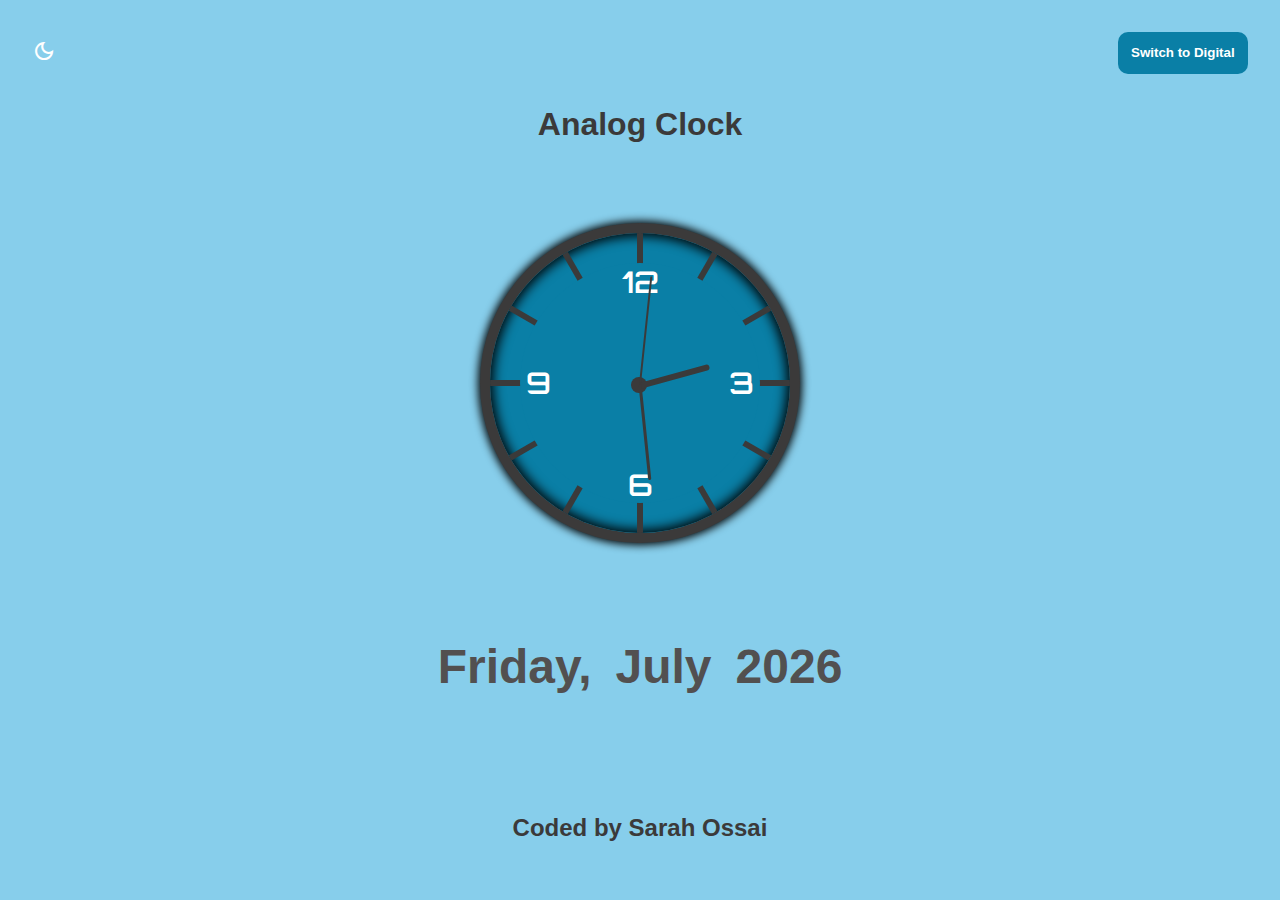
<file: index.html>
<!DOCTYPE html>
<html lang="en">
<head>
    <meta charset="UTF-8">
    <meta http-equiv="X-UA-Compatible" content="IE=edge">
    <meta name="viewport" content="width=device-width, initial-scale=1.0">
    <title>Analog Clock | by Sarah Ossai</title>
    <link rel="stylesheet" href="style.css"/>
    <link href='https://fonts.googleapis.com/css?family=Orbitron' rel='stylesheet' type='text/css'>
    <link rel="stylesheet" href="https://fonts.googleapis.com/css2?family=Material+Symbols+Outlined:opsz,wght,FILL,GRAD@48,400,0,0" />
    <link rel="stylesheet" href="https://fonts.googleapis.com/css2?family=Material+Symbols+Outlined:opsz,wght,FILL,GRAD@48,400,0,0" />
    <script src="script.js" defer></script>
    <script src="date.js" defer></script>

</head>
<body>
    <!-- Button to switch between clocks -->
    <header>
        <div class="switch-clock">
            <button onclick="toggleMode()" id="mode-button">
                <span class="material-symbols-outlined" style="cursor: pointer;">
                    dark_mode
                    </span></button>
            <a href="digital.html"><button class="btn-switch">Switch to Digital</button></a>
         </div>

         <h1 style="text-align:center;">Analog Clock</h1>
     </header>
     <!-- The analog clock content -->
     <div class="analogCont clock">
     <div class="middleLine">
        <div class="marking marking-one"></div>
        <div class="marking marking-two"></div>
        <div class="inner-circle">
                   
                    <!-- numbering -->
                    <div class="numVertical">
                        <p>12</p>
                 <div class="numHorizontal">
                    <p>9</p>
                    <p>3</p>
    
                 </div>
                        <p>6</p>
                    </div>
                    <div class="hand hour-hand"></div>
                    <div class="hand min-hand"></div>
                    <div class="hand sec-hand"></div>
                </div>
        
        <div class="marking marking-three"></div>
        <div class="marking marking-four"></div>
     </div>
     </div>
     <!-- set current date -->
     
        <div class="fullDate">
            <p class="day"></p>
            <p class="month"></p>
            <p class="year"></p>
        </div>
     <footer>
        <p>Coded by Sarah Ossai</p>
     </footer>
</body>
</html>
</file>
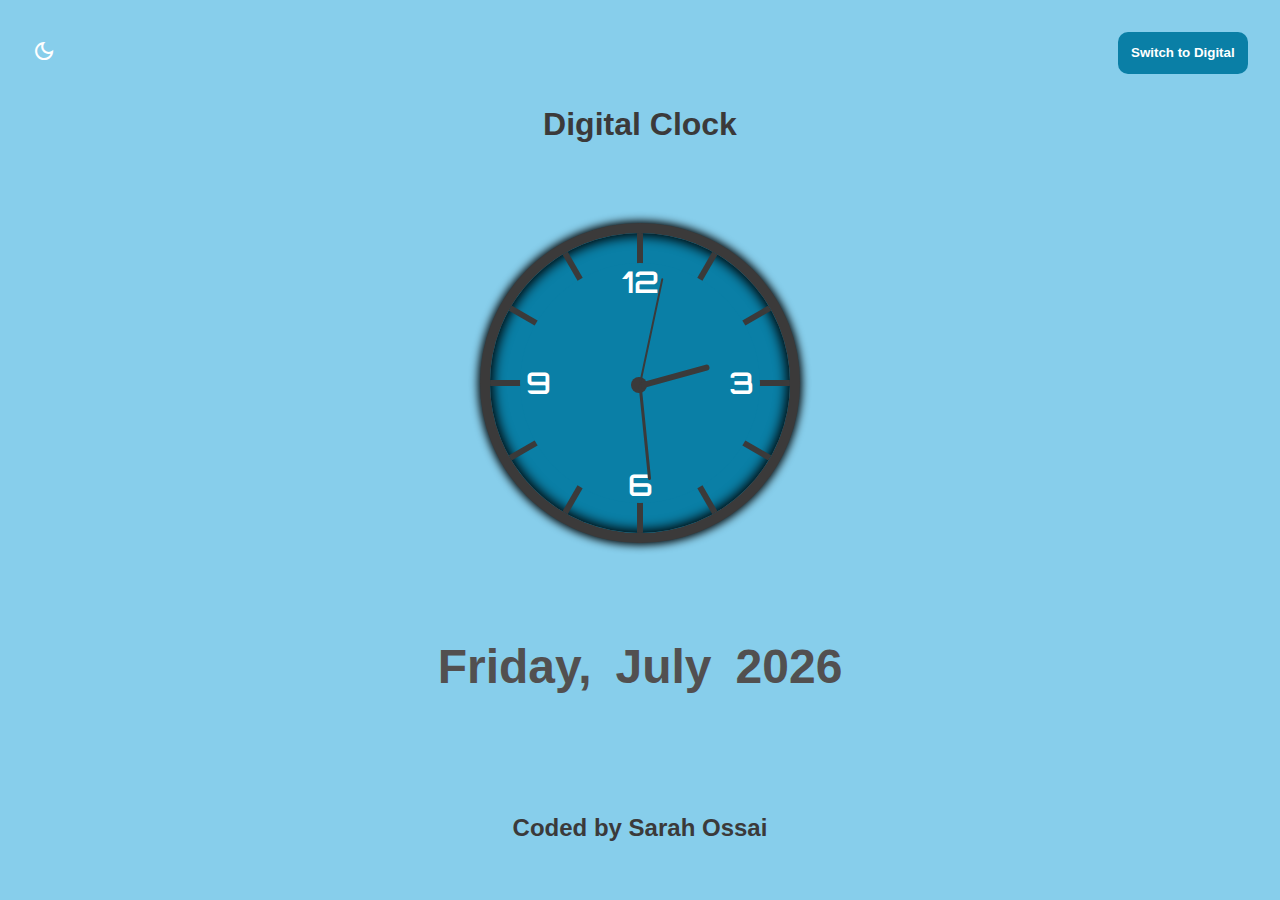
<file: analog.html>
<!DOCTYPE html>
<html lang="en">
<head>
    <meta charset="UTF-8">
    <meta http-equiv="X-UA-Compatible" content="IE=edge">
    <meta name="viewport" content="width=device-width, initial-scale=1.0">
    <title>Analog Clock | by Sarah Ossai</title>
    <link rel="stylesheet" href="style.css"/>
    <link href='https://fonts.googleapis.com/css?family=Orbitron' rel='stylesheet' type='text/css'>
    <link rel="stylesheet" href="https://fonts.googleapis.com/css2?family=Material+Symbols+Outlined:opsz,wght,FILL,GRAD@48,400,0,0" />
    <link rel="stylesheet" href="https://fonts.googleapis.com/css2?family=Material+Symbols+Outlined:opsz,wght,FILL,GRAD@48,400,0,0" />
    <script src="script.js" defer></script>
    <script src="date.js" defer></script>

</head>
<body>
    <!-- Button to switch between clocks -->
    <header>
        <div class="switch-clock">
            <button onclick="toggleMode()" id="mode-button">
                <span class="material-symbols-outlined" style="cursor: pointer;">
                    dark_mode
                    </span></button>
            <a href="digital.html"><button class="btn-switch">Switch to Digital</button></a>
         </div>

         <h1 style="text-align:center;">Digital Clock</h1>
     </header>
     <!-- The analog clock content -->
     <div class="analogCont clock">
     <div class="middleLine">
        <div class="marking marking-one"></div>
        <div class="marking marking-two"></div>
        <div class="inner-circle">
                   
                    <!-- numbering -->
                    <div class="numVertical">
                        <p>12</p>
                 <div class="numHorizontal">
                    <p>9</p>
                    <p>3</p>
    
                 </div>
                        <p>6</p>
                    </div>
                    <div class="hand hour-hand"></div>
                    <div class="hand min-hand"></div>
                    <div class="hand sec-hand"></div>
                </div>
        
        <div class="marking marking-three"></div>
        <div class="marking marking-four"></div>
     </div>
     </div>
     <!-- set current date -->
     
        <div class="fullDate">
            <p class="day"></p>
            <p class="month"></p>
            <p class="year"></p>
        </div>
     <footer>
        <p>Coded by Sarah Ossai</p>
     </footer>
</body>
</html>
</file>
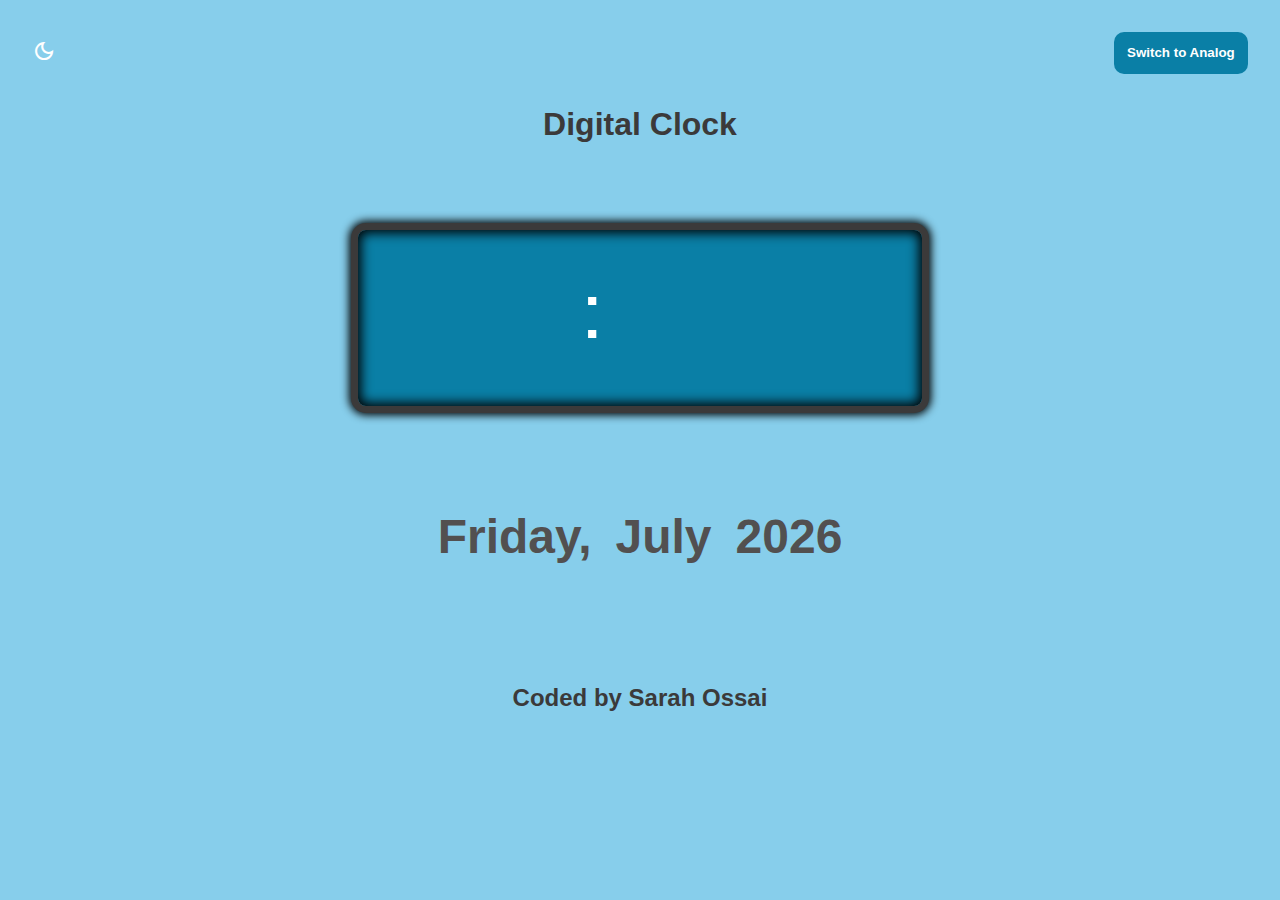
<file: digital.html>
<!DOCTYPE html>
<html lang="en">
<head>
    <meta charset="UTF-8">
    <meta http-equiv="X-UA-Compatible" content="IE=edge">
    <meta name="viewport" content="width=device-width, initial-scale=1.0">
    <title>Digital Clock | by Sarah Ossai</title>
    <link rel="stylesheet" href="style.css"/>
    <link rel="stylesheet" href="https://fonts.googleapis.com/css2?family=Material+Symbols+Outlined:opsz,wght,FILL,GRAD@48,400,0,0" />
    <link rel="stylesheet" href="https://fonts.googleapis.com/css2?family=Material+Symbols+Outlined:opsz,wght,FILL,GRAD@48,400,0,0" />
    <script src="script.js" defer></script>
    <script src="date.js" defer></script>

</head>
<body>
    <!-- Button to switch between clocks -->
     <header>
        <div class="switch-clock">
            <button onclick="toggleMode()" id="mode-button">
                <span class="material-symbols-outlined">
                    dark_mode
                    </span></button>
                    
            <a href="index.html"><button class="btn-switch">Switch to Analog</button></a>
         </div>

         <h1 style="text-align:center;">Digital Clock</h1>
     </header>
     <!-- The digital clock content -->
     <div class="digitalCont clock">
        <div class="hour-min">
            <p id="hour"></p>
            <p>:</p>
            <p id="min"></p>
        </div>
        <div class="seconds">
            <p id="sec"></p>
        </div>
     </div>
         <!-- set current date -->
     
         <div class="fullDate">
            <p class="day"></p>
            <p class="month"></p>
            <p class="year"></p>
        </div>
     <footer>
        <p>Coded by Sarah Ossai</p>
     </footer>
</body>
</html>
</file>
<file: style.css>
* {
  margin: 0;
  padding: 0;
}
@font-face {
    font-family: 'digital-7';
    src: url('fonts/digital-7.ttf') format(truetype);
  }
  
body {
  background-color: skyblue;
  color: white;
  transition: 0.3s ease-in-out;
}
#mode-button {
  border: none;
  background-color: transparent;
  color: white;
  font-weight: 700;
}

.switch-clock {
  display: flex;
  justify-content: space-between;
  padding: 2em;
}
.btn-switch {
  padding: 1em;
  border: none;
  font-weight: 600;
  background-color: rgb(10, 127, 166);
  color: white;
  cursor: pointer;
  border-radius: 10px;
}
.btn-switch:hover {
  background-color: rgb(12, 160, 209);
  transition: 0.3s transform;
  transform: scale(0.98);
}
header > h1 {
  color: rgb(59, 58, 58);
  font-weight: 600;
  text-align: center;
  font-family: sans-serif;
}
/* style the digital clock */
.digitalCont {
  display: flex;
  gap: 2.9em;
  border: 7px solid rgb(59, 58, 58);
  box-shadow: 0px 0px 9px 2px black, inset 0px 0px 12px 3px black;
  border-radius: 15px;
  padding: 2em;
  justify-content: center;
  margin: auto;
  width: 500px;
  margin-top: 5em;
  color: white;
  background-color: rgb(10, 127, 166);

}
.hour-min {
  display: flex;
  font-size: 7rem;
  gap: 0.5em;
  font-family: 'digital-7', sans-serif;

}
.seconds {
  width: 50px;
  font-size: 3rem;
  color: rgb(201, 197, 197);
  font-family: 'digital-7', sans-serif;

}
/* style for the analog clock */
.analogCont {
  width: 300px;
  height: 300px;
  margin: auto;
  margin-top: 5em;
  background-color: rgb(10, 127, 166);
  border-radius: 100%;
  border: 10px solid rgb(59, 58, 58);
  box-shadow: 0px 0px 9px 2px black, inset 0px 0px 12px 3px black;
}
/* draw the middle lines */
.middleLine {
  position: relative;
  overflow: hidden;
  width: 100%;
  height: 100%;
  border-radius: 100%;
}
.middleLine::after {
  -webkit-transform: rotate(90deg);
  -moz-transform: rotate(90deg);
  transform: rotate(90deg);
}
.middleLine::after,
.middleLine::before,
.middleLine .marking {
  content: "";
  position: absolute;
  width: 6px;
  height: 100%;
  left: 49%;
  background-color: rgb(59, 58, 58);
  z-index: 0;
}
/* the other major timelines */
.middleLine .marking.marking-one {
  -webkit-transform: rotate(30deg);
  -moz-transform: rotate(30deg);
  transform: rotate(30deg);
}
.middleLine .marking.marking-two {
  -webkit-transform: rotate(60deg);
  -moz-transform: rotate(60deg);
  transform: rotate(60deg);
}
.middleLine .marking.marking-three {
  -webkit-transform: rotate(120deg);
  -moz-transform: rotate(120deg);
  transform: rotate(120deg);
}
.middleLine .marking.marking-four {
  -webkit-transform: rotate(150deg);
  -moz-transform: rotate(150deg);
  transform: rotate(150deg);
}
/* cover the lines and draw the inner circle */
.inner-circle {
  position: absolute;
  top: 10%;
  left: 10%;
  border-radius: 100%;
  z-index: 1;
  width: 80%;
  height: 80%;
  background-color: rgb(10, 127, 166);
}
.inner-circle::before {
  position: absolute;
  content: "";
  top: 50%;
  left: 50%;
  width: 16px;
  height: 16px;
  border-radius: 100%;
  background-color: rgb(59, 58, 58);
  margin-top: -6px;
  margin-left: -9px;
}
footer > p {
  color: rgb(59, 58, 58);
  font-weight: 600;
  text-align: center;
  padding-top: 5em;
  font-size: 1.5rem;
  font-family: sans-serif;
}
.hand {
  width: 50%;
  right: 50%;
  position: absolute;
  height: 6px;
  background-color: rgb(59, 58, 58);
  top: 50%;
  border-radius: 5px;
  transform-origin: 100%;
  transition-timing-function: cubic-bezier(0.9, 5, 0.58, 1);
}
.hand.hour-hand {
  width: 30%;
  z-index: 3;
}
.hand.min-hand {
  width: 40%;
  z-index: 10;
  height: 3px;
}
.hand.sec-hand {
  width: 45%;
  height: 2px;
  background-color: rgb(59, 58, 58);
}
.numVertical {
  font-family: sans-serif;
  text-align: center;
  font-size: 30px;
  font-weight: 600;
  display: flex;
  flex-direction: column;
  justify-content: space-between;
  height: 100%;
  color: white;
  font-family: "Orbitron", sans-serif;
}
.numHorizontal {
  font-family: "Orbitron", sans-serif;
  display: flex;
  justify-content: space-between;
  padding: 0.2em;
}
/* dark mode */
body.dark-mode,
.clock.dark-mode, 
.clock.dark-mode .inner-circle {
  background-color: rgb(20, 20, 20) !important;
  transition: 0.5s ease-in-out;
}

.clock.dark-mode .hour-min,
.clock.dark-mode .seconds,
.clock.dark-mode .numHorizontal,
.clock.dark-mode .numVertical {
  color: red;
  transition: 0.5s ease-in-out;
}

.btn-switch.dark-mode{
    background-color: red;
    transition: 0.5s ease-out;
}
/* style the date */
.fullDate{
    display: flex;
    gap: 0.5em;
    font-size: 3rem;
    font-family: sans-serif;
    justify-content: center;
    padding-top: 2em;
    color: rgb(82, 80, 80);
    font-weight: 700;
}
@media (max-width: 650px) {
  .digitalCont {
    width: 200px;
  }
  .hour-min {
    font-size: 3rem;
  }
  .seconds {
    font-size: 1.7rem;
  }
  .analogCont {
    width: 250px;
    height: 250px;
  }
  .hand.hour-hand {
    height: 5px;
    width: 55px;
  }
  .hand.min-hand {
    width: 70px;
  }
  .hand.sec-hand {
    width: 73px;
  }
  .fullDate{
    font-size: 1.5rem;
  }
  footer > p{
    font-size: 1.2rem;
  }
}
</file>
